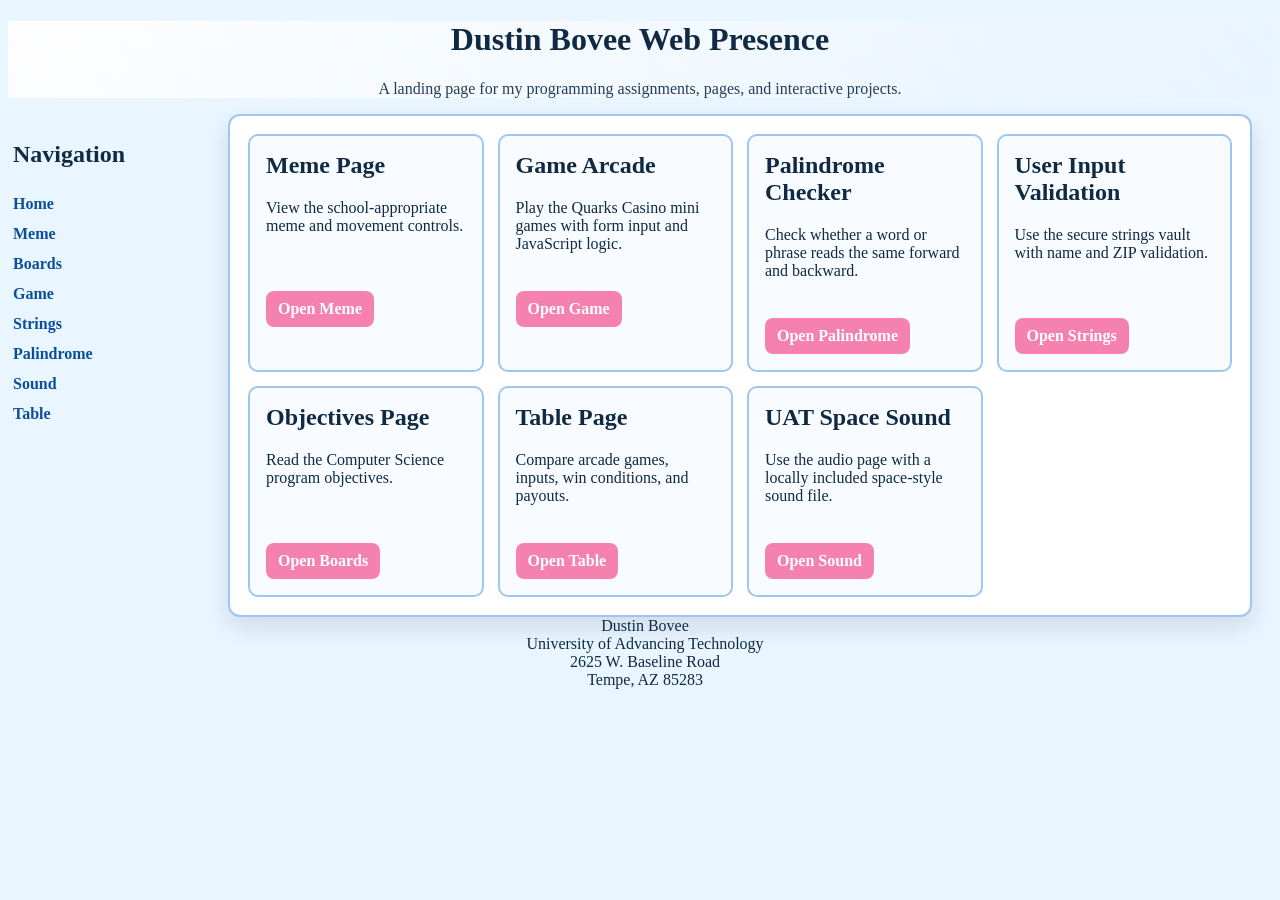
<file: index.html>
<!-- Name: Dustin Bovee | Date: March 4, 2026 -->
<!DOCTYPE html>
<!-- Open the root html element for the landing page. -->
<html lang="en">
<!-- Open the head section. -->
<head>
    <!-- Define character encoding. -->
    <meta charset="UTF-8">
    <!-- Make layout responsive on mobile devices. -->
    <meta name="viewport" content="width=device-width, initial-scale=1.0">
    <!-- Set the page title text. -->
    <title>Dustin Bovee Web Presence</title>
    <!-- Link to external stylesheet. -->
    <link rel="stylesheet" href="main.css">
<!-- Close the head section. -->
</head>
<!-- Open the body section. -->
<body class="index-page landing-page">
    <!-- Open header section around the h1 tag. -->
    <header>
        <!-- Add the main landing page heading. -->
        <h1>Dustin Bovee Web Presence</h1>
        <!-- Add a short description for the site. -->
        <p class="subtitle">A landing page for my programming assignments, pages, and interactive projects.</p>
    <!-- Close header section. -->
    </header>
    <!-- Open navigation section. -->
    <nav>
        <!-- Add navigation heading. -->
        <h2>Navigation</h2>
        <!-- Link to Home landing page. -->
        <a href="./index.html">Home</a><br>
        <!-- Link to Meme page. -->
        <a href="./meme.html">Meme</a><br>
        <!-- Link to Boards page. -->
        <a href="./boards.html">Boards</a><br>
        <!-- Link to Games page. -->
        <a href="./game.html">Game</a><br>
        <!-- Link to Strings page. -->
        <a href="./strings.html">Strings</a><br>
        <!-- Link to Palindrome page. -->
        <a href="./palindrome.html">Palindrome</a><br>
        <!-- Link to Sound page. -->
        <a href="./sound.html">Sound</a><br>
        <!-- Link to Table page. -->
        <a href="./table.html">Table</a><br>
    <!-- Close navigation section. -->
    </nav>
    <!-- Open the landing page content card. -->
    <main class="card landing-grid">
        <!-- Open the meme page link card. -->
        <section class="landing-item">
            <!-- Add the meme page title. -->
            <h2>Meme Page</h2>
            <!-- Add the meme page description. -->
            <p>View the school-appropriate meme and movement controls.</p>
            <!-- Add the meme page link. -->
            <a href="./meme.html">Open Meme</a>
        <!-- Close the meme page link card. -->
        </section>
        <!-- Open the game page link card. -->
        <section class="landing-item">
            <!-- Add the game page title. -->
            <h2>Game Arcade</h2>
            <!-- Add the game page description. -->
            <p>Play the Quarks Casino mini games with form input and JavaScript logic.</p>
            <!-- Add the game page link. -->
            <a href="./game.html">Open Game</a>
        <!-- Close the game page link card. -->
        </section>
        <!-- Open the palindrome page link card. -->
        <section class="landing-item">
            <!-- Add the palindrome page title. -->
            <h2>Palindrome Checker</h2>
            <!-- Add the palindrome page description. -->
            <p>Check whether a word or phrase reads the same forward and backward.</p>
            <!-- Add the palindrome page link. -->
            <a href="./palindrome.html">Open Palindrome</a>
        <!-- Close the palindrome page link card. -->
        </section>
        <!-- Open the strings page link card. -->
        <section class="landing-item">
            <!-- Add the strings page title. -->
            <h2>User Input Validation</h2>
            <!-- Add the strings page description. -->
            <p>Use the secure strings vault with name and ZIP validation.</p>
            <!-- Add the strings page link. -->
            <a href="./strings.html">Open Strings</a>
        <!-- Close the strings page link card. -->
        </section>
        <!-- Open the boards page link card. -->
        <section class="landing-item">
            <!-- Add the boards page title. -->
            <h2>Objectives Page</h2>
            <!-- Add the boards page description. -->
            <p>Read the Computer Science program objectives.</p>
            <!-- Add the boards page link. -->
            <a href="./boards.html">Open Boards</a>
        <!-- Close the boards page link card. -->
        </section>
        <!-- Open the table page link card. -->
        <section class="landing-item">
            <!-- Add the table page title. -->
            <h2>Table Page</h2>
            <!-- Add the table page description. -->
            <p>Compare arcade games, inputs, win conditions, and payouts.</p>
            <!-- Add the table page link. -->
            <a href="./table.html">Open Table</a>
        <!-- Close the table page link card. -->
        </section>
        <!-- Open the sound page link card. -->
        <section class="landing-item">
            <!-- Add the sound page title. -->
            <h2>UAT Space Sound</h2>
            <!-- Add the sound page description. -->
            <p>Use the audio page with a locally included space-style sound file.</p>
            <!-- Add the sound page link. -->
            <a href="./sound.html">Open Sound</a>
        <!-- Close the sound page link card. -->
        </section>
    <!-- Close the landing page content card. -->
    </main>
    <!-- Open footer section. -->
    <footer>
        <!-- Add student name line. -->
        Dustin Bovee<br>
        <!-- Add school name line. -->
        University of Advancing Technology<br>
        <!-- Add school street address line. -->
        2625 W. Baseline Road<br>
        <!-- Add school city, state, and ZIP line. -->
        Tempe, AZ 85283<br>
    <!-- Close footer section. -->
    </footer>
<!-- Close the body section. -->
</body>
<!-- Close the html document. -->
</html>
</file>
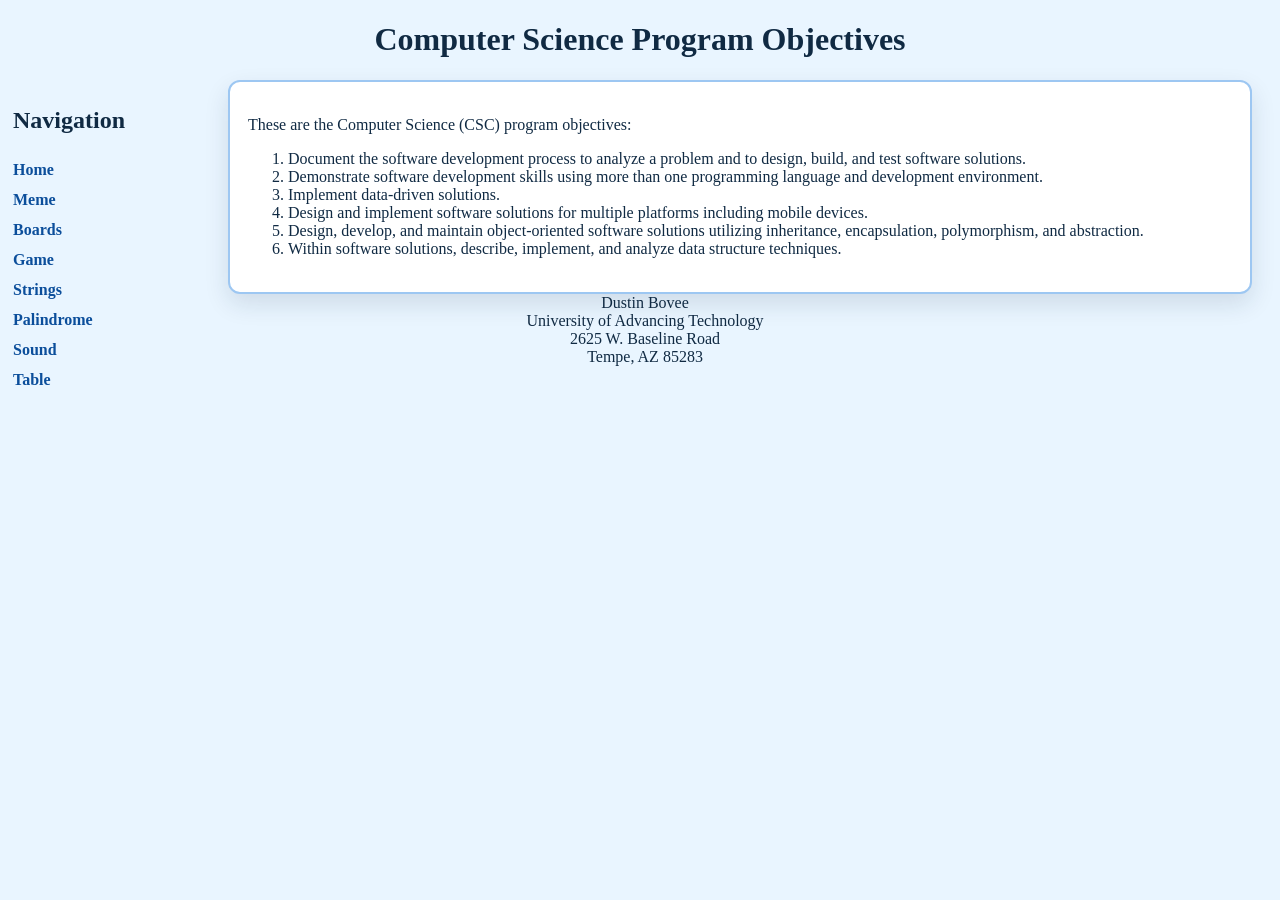
<file: boards.html>
<!-- Name: Dustin Bovee | Date: March 4, 2026 -->
<!DOCTYPE html>
<!-- Open the root html element -->
<html lang="en">
<!-- Open the head section -->
<head>
    <!-- Define character encoding -->
    <meta charset="UTF-8">
    <!-- Make layout responsive on mobile devices -->
    <meta name="viewport" content="width=device-width, initial-scale=1.0">
    <!-- Set the page title text -->
    <title>Boards - Computer Science Program Objectives</title>
    <!-- Link to external stylesheet -->
    <link rel="stylesheet" href="main.css">
    <!-- Close the head section -->
</head>
<!-- Open the body section -->
<body class="boards-page">



    <!-- Open header section around the h1 tag -->
    <header>
        <!-- Add the main page header text -->
        <h1>Computer Science Program Objectives</h1>
    </header>
    <!-- Open navigation section -->
 <nav>
        <!-- Add navigation heading -->
        <h2>Navigation</h2>
        <!-- Link to Home page -->
        <a href="./index.html">Home</a><br>
        <!-- Link to Meme page -->
        <a href="./meme.html">Meme</a><br>
        <!-- Link to Boards page -->
        <a href="./boards.html">Boards</a><br>
        <!-- Link to Games page -->
        <a href="./game.html">Game</a><br>
          <!-- Link to Strings page -->
        <a href="./strings.html">Strings</a><br>
          <!-- Link to Palindrome page -->
        <a href="./palindrome.html">Palindrome</a><br>
          <!-- Link to Sound page -->
        <a href="./sound.html">Sound</a><br>
          <!-- Link to Table page -->
        <a href="./table.html">Table</a><br>
    </nav>



    <!-- Open a wrapper section for content styling -->
    <section class="card">
        <!-- Add intro paragraph text -->
        <p>
            These are the Computer Science (CSC) program objectives:
        </p>
        <!-- Open ordered list for program objectives -->
        <ol>
            <!-- Program objective 1 -->
            <li>Document the software development process to analyze a problem and to design, build, and test software solutions.</li>
            <!-- Program objective 2 -->
            <li>Demonstrate software development skills using more than one programming language and development environment.</li>
            <!-- Program objective 3 -->
            <li>Implement data-driven solutions.</li>
            <!-- Program objective 4 -->
            <li>Design and implement software solutions for multiple platforms including mobile devices.</li>
            <!-- Program objective 5 -->
            <li>Design, develop, and maintain object-oriented software solutions utilizing inheritance, encapsulation, polymorphism, and abstraction.</li>
            <!-- Program objective 6 -->
            <li>Within software solutions, describe, implement, and analyze data structure techniques.</li>
        </ol>
    </section>



    <!-- Open footer section -->
    <footer>
        <!-- Add student name line -->
        Dustin Bovee<br>
        <!-- Add school name line -->
        University of Advancing Technology<br>
        <!-- Add school street address line -->
        2625 W. Baseline Road<br>
        <!-- Add school city, state, and ZIP line -->
        Tempe, AZ 85283<br>
    </footer>



    <!-- Close the body section -->
</body>
<!-- Close the html document -->
</html>
</file>
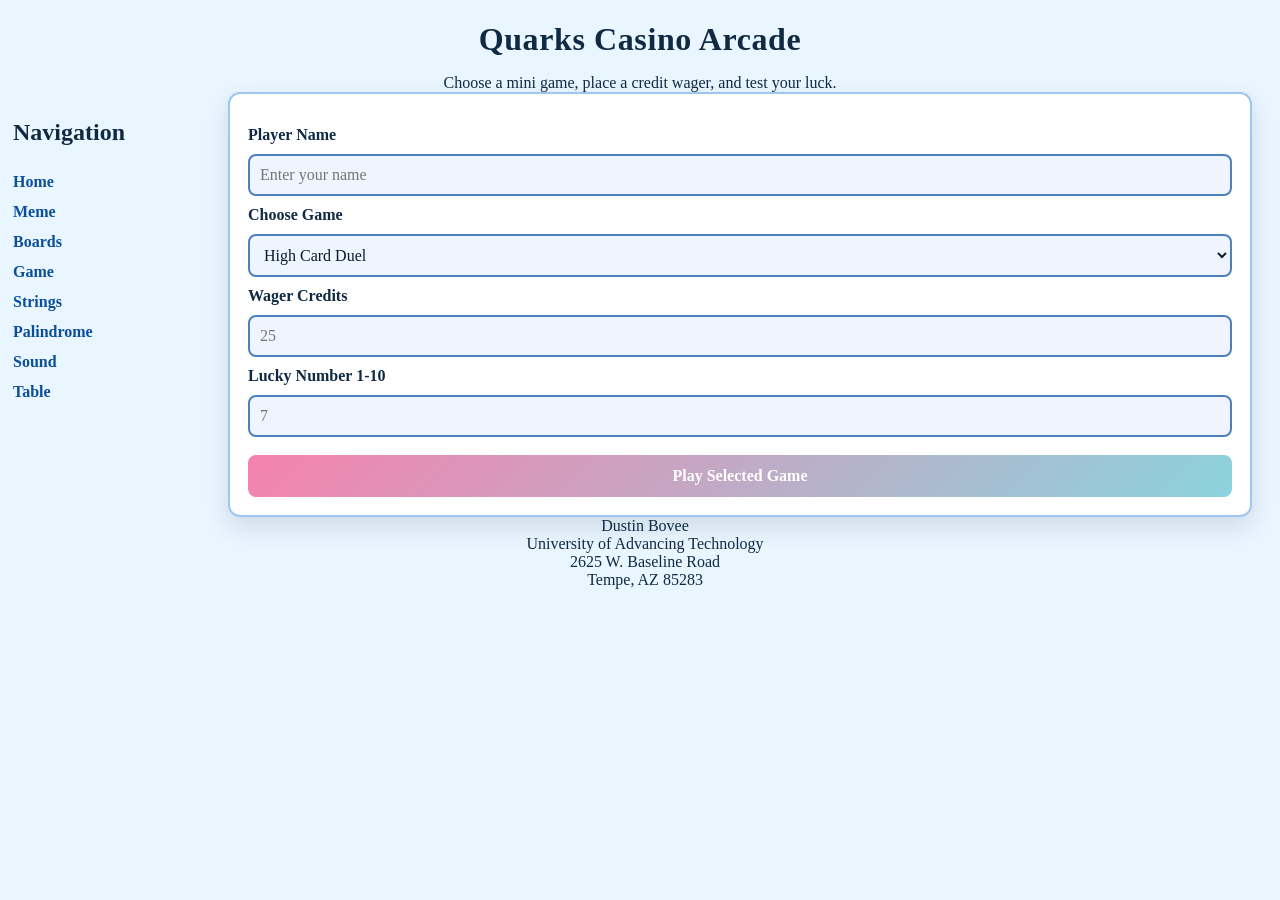
<file: game.html>
<!-- Name: Dustin Bovee | Date: March 4, 2026 -->
<!DOCTYPE html>
<!-- Open the root html element. -->
<html lang="en">
<!-- Open the head section. -->
<head>
    <!-- Set character encoding. -->
    <meta charset="UTF-8">
    <!-- Make the page responsive on mobile devices. -->
    <meta name="viewport" content="width=device-width, initial-scale=1.0">
    <!-- Set the page title shown in the browser tab. -->
    <title>Quarks Casino Arcade</title>
    <!-- Link the required shared stylesheet for this project. -->
    <link rel="stylesheet" href="main.css">
<!-- Close the head section. -->
</head>
<!-- Open the body section and add a page class for casino styling. -->
<body class="index-page game-page">
    <!-- Open the page header section. -->
    <header class="casino-header">
        <!-- Main game page heading. -->
        <h1>Quarks Casino Arcade</h1>
        <!-- Short description for the arcade page. -->
        <p>Choose a mini game, place a credit wager, and test your luck.</p>
    <!-- Close the page header section. -->
    </header>

    <!-- Open the navigation menu. -->
    <nav>
        <!-- Add navigation heading. -->
        <h2>Navigation</h2>
        <!-- Link to Home page. -->
        <a href="./index.html">Home</a><br>
        <!-- Link to Meme page. -->
        <a href="./meme.html">Meme</a><br>
        <!-- Link to Boards page. -->
        <a href="./boards.html">Boards</a><br>
        <!-- Link to Games page. -->
        <a href="./game.html">Game</a><br>
        <!-- Link to Strings page. -->
        <a href="./strings.html">Strings</a><br>
        <!-- Link to Palindrome page. -->
        <a href="./palindrome.html">Palindrome</a><br>
        <!-- Link to Sound page. -->
        <a href="./sound.html">Sound</a><br>
        <!-- Link to Table page. -->
        <a href="./table.html">Table</a><br>
    <!-- Close the navigation menu. -->
    </nav>

    <!-- Open the main arcade card. -->
    <main class="card casino-card">
        <!-- Open the form for all game user input. -->
        <form id="casinoForm" class="casino-form" action="#gameOutput">
            <!-- Label for the player name input. -->
            <label for="playerName">Player Name</label>
            <!-- Input for player name used in game output. -->
            <input id="playerName" type="text" placeholder="Enter your name" maxlength="30">

            <!-- Label for the game selection menu. -->
            <label for="gameChoice">Choose Game</label>
            <!-- Select menu for choosing which mini game to play. -->
            <select id="gameChoice">
                <!-- Option for the original high card game. -->
                <option value="high-card">High Card Duel</option>
                <!-- Option for the dice race game. -->
                <option value="dice-race">Dice Race</option>
                <!-- Option for the lucky number game. -->
                <option value="lucky-number">Lucky Number Hunt</option>
                <!-- Option for the coin flip game. -->
                <option value="coin-flip">Coin Flip Clash</option>
                <!-- Option for the slot machine game. -->
                <option value="slot-sprint">Slot Sprint</option>
            <!-- Close the game selection menu. -->
            </select>

            <!-- Label for the wager amount input. -->
            <label for="wagerAmount">Wager Credits</label>
            <!-- Numeric input for wager used by the game functions. -->
            <input id="wagerAmount" type="number" placeholder="25" min="1" step="1">

            <!-- Label for the lucky number input. -->
            <label for="luckyNumber">Lucky Number 1-10</label>
            <!-- Numeric input used by the lucky number game. -->
            <input id="luckyNumber" type="number" placeholder="7" min="1" max="10" step="1">

            <!-- Submit button that starts the selected game. -->
            <button type="submit">Play Selected Game</button>
        <!-- Close the game form. -->
        </form>

        <!-- Section where user validation messages are written with innerHTML. -->
        <section id="validationOutput" class="output validation-box"></section>
        <!-- Section where game details are written with innerHTML. -->
        <section id="rollOutput" class="output"></section>
        <!-- Section where win, lose, or push result is written with innerHTML. -->
        <section id="gameOutput" class="output"></section>
        <!-- Section where session history is written with innerHTML. -->
        <section id="historyOutput" class="output history-output"></section>
    <!-- Close the main arcade card. -->
    </main>

    <!-- Open footer section. -->
    <footer>
        <!-- Add student name line. -->
        Dustin Bovee<br>
        <!-- Add school name line. -->
        University of Advancing Technology<br>
        <!-- Add school street address line. -->
        2625 W. Baseline Road<br>
        <!-- Add school city, state, and ZIP line. -->
        Tempe, AZ 85283<br>
    <!-- Close footer section. -->
    </footer>

    <!-- Link the external JavaScript file that contains game functions. -->
    <script src="code.js"></script>
<!-- Close the body section. -->
</body>
<!-- Close the html document. -->
</html>
</file>
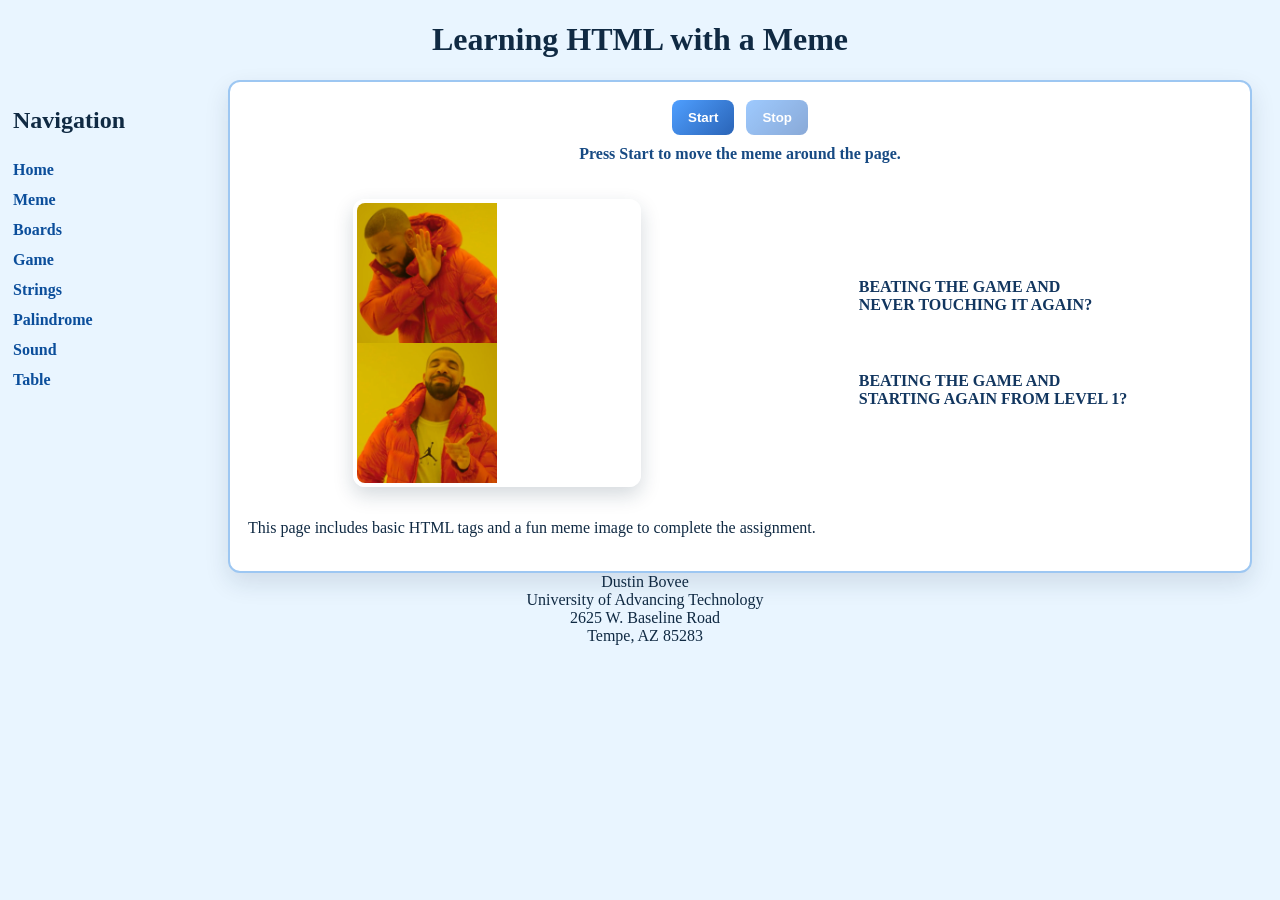
<file: meme.html>
<!-- Name: Dustin Bovee | Date: March 4, 2026 -->
<!DOCTYPE html>
<!-- Open the root html element. -->
<html lang="en">
<!-- Open the head section. -->
<head>
    <!-- Define character encoding. -->
    <meta charset="UTF-8">
    <!-- Make layout responsive on mobile devices. -->
    <meta name="viewport" content="width=device-width, initial-scale=1.0">
    <!-- Set the page title text. -->
    <title>Meme Movement Page</title>
    <!-- Link to external stylesheet. -->
    <link rel="stylesheet" href="main.css">
<!-- Close the head section. -->
</head>
<!-- Open the body section. -->
<body class="index-page meme-page">
    <!-- Open header section around the h1 tag. -->
    <header>
        <!-- Add the main page header text. -->
        <h1>Learning HTML with a Meme</h1>
    <!-- Close header section. -->
    </header>
    <!-- Open navigation section. -->
    <nav>
        <!-- Add navigation heading. -->
        <h2>Navigation</h2>
        <!-- Link to Home landing page. -->
        <a href="./index.html">Home</a><br>
        <!-- Link to Meme page. -->
        <a href="./meme.html">Meme</a><br>
        <!-- Link to Boards page. -->
        <a href="./boards.html">Boards</a><br>
        <!-- Link to Games page. -->
        <a href="./game.html">Game</a><br>
        <!-- Link to Strings page. -->
        <a href="./strings.html">Strings</a><br>
        <!-- Link to Palindrome page. -->
        <a href="./palindrome.html">Palindrome</a><br>
        <!-- Link to Sound page. -->
        <a href="./sound.html">Sound</a><br>
        <!-- Link to Table page. -->
        <a href="./table.html">Table</a><br>
    <!-- Close navigation section. -->
    </nav>
    <!-- Open a wrapper section for content styling. -->
    <section class="card">
        <!-- Add control panel section for event-driven meme controls. -->
        <section class="meme-controls">
            <!-- Start button is connected from the external JavaScript file. -->
            <button id="startButton" type="button">Start</button>
            <!-- Stop button is connected from the external JavaScript file. -->
            <button id="stopButton" type="button" disabled>Stop</button>
        <!-- Close control panel section. -->
        </section>
        <!-- Status message output area for movement events. -->
        <p id="memeStatus" class="meme-status"></p>
        <!-- Open the meme display container. -->
        <div class="meme-cont">
            <!-- Add meme image between opening and closing paragraph tags. -->
            <img id="memeImage" class="meme-image" src="school-meme.jpg" alt="School-appropriate coding meme">
            <!-- Open the meme text container. -->
            <div class="meme-p-cont">
                <!-- Add the first meme text line. -->
                <p>BEATING THE GAME AND <br>NEVER TOUCHING IT AGAIN?</p>
                <!-- Add the second meme text line. -->
                <p>BEATING THE GAME AND <br>STARTING AGAIN FROM LEVEL 1?</p>
            <!-- Close the meme text container. -->
            </div>
        <!-- Close the meme display container. -->
        </div>
        <!-- Open and close another paragraph for description text. -->
        <p>This page includes basic HTML tags and a fun meme image to complete the assignment.</p>
    <!-- Close the wrapper section. -->
    </section>
    <!-- Open footer section. -->
    <footer>
        <!-- Add student name line. -->
        Dustin Bovee<br>
        <!-- Add school name line. -->
        University of Advancing Technology<br>
        <!-- Add school street address line. -->
        2625 W. Baseline Road<br>
        <!-- Add school city, state, and ZIP line. -->
        Tempe, AZ 85283<br>
    <!-- Close footer section. -->
    </footer>
    <!-- Link external JavaScript for Start and Stop meme movement. -->
    <script src="index.js"></script>
<!-- Close the body section. -->
</body>
<!-- Close the html document. -->
</html>
</file>
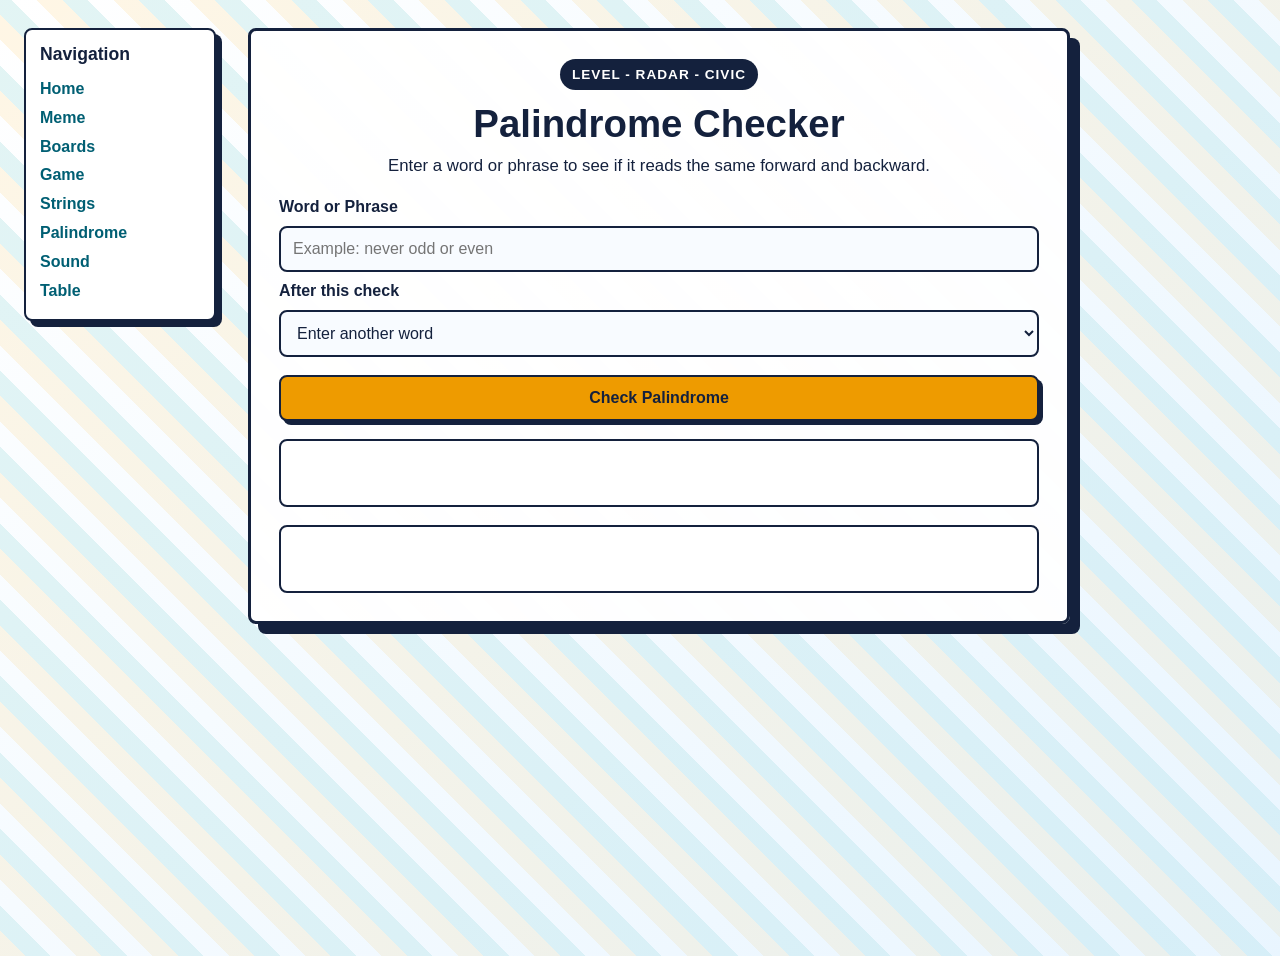
<file: palindrome.html>
<!-- Name: Dustin Bovee -->
<!DOCTYPE html>
<!-- Open the root html element for the palindrome page. -->
<html lang="en">
<!-- Open the head section for page setup information. -->
<head>
    <!-- Set the character encoding for the page. -->
    <meta charset="UTF-8">
    <!-- Make the layout scale correctly on phones and tablets. -->
    <meta name="viewport" content="width=device-width, initial-scale=1.0">
    <!-- Set the browser tab title. -->
    <title>Palindrome Checker</title>
    <!-- Link the external CSS file for this palindrome page. -->
    <link rel="stylesheet" href="palindrome.css">
<!-- Close the head section. -->
</head>
<!-- Open the visible body of the webpage. -->
<body class="palindrome-page">
    <!-- Open the fixed navigation menu. -->
    <nav>
        <!-- Add the navigation heading. -->
        <h2>Navigation</h2>
        <!-- Link to the home page. -->
        <a href="./index.html">Home</a><br>
        <!-- Link to the meme page. -->
        <a href="./meme.html">Meme</a><br>
        <!-- Link to the boards page. -->
        <a href="./boards.html">Boards</a><br>
        <!-- Link to the game page. -->
        <a href="./game.html">Game</a><br>
        <!-- Link to the strings page. -->
        <a href="./strings.html">Strings</a><br>
        <!-- Link to the palindrome checker page. -->
        <a href="./palindrome.html">Palindrome</a><br>
        <!-- Link to the sound lab page. -->
        <a href="./sound.html">Sound</a><br>
        <!-- Link to the table assignment page. -->
        <a href="./table.html">Table</a><br>
    <!-- Close the navigation menu. -->
    </nav>

    <!-- Open the main content area for the checker. -->
    <main class="palindrome-shell">
        <!-- Open the page header area. -->
        <header class="page-header">
            <!-- Add a decorative mirrored text badge. -->
            <p class="mirror-badge">LEVEL - RADAR - CIVIC</p>
            <!-- Add the main page heading. -->
            <h1>Palindrome Checker</h1>
            <!-- Add a short instruction prompt for the user. -->
            <p class="tagline">Enter a word or phrase to see if it reads the same forward and backward.</p>
        <!-- Close the page header area. -->
        </header>

        <!-- Open the form used for every piece of user input. -->
        <form id="palindromeForm" class="palindrome-form" action="#messageOutput">
            <!-- Add the label for the phrase input field. -->
            <label for="phraseInput">Word or Phrase</label>
            <!-- Add the text input where the user types a word or phrase. -->
            <input id="phraseInput" type="text" placeholder="Example: never odd or even" maxlength="80">

            <!-- Add the label for the user's next action. -->
            <label for="nextChoice">After this check</label>
            <!-- Add a select menu so the user can keep going or finish. -->
            <select id="nextChoice">
                <!-- Add the option to keep the input loop running. -->
                <option value="again">Enter another word</option>
                <!-- Add the option to end the input loop. -->
                <option value="done">I am done</option>
            <!-- Close the select menu. -->
            </select>

            <!-- Add the submit button for the form. -->
            <button id="checkButton" type="submit">Check Palindrome</button>
        <!-- Close the form. -->
        </form>

        <!-- Add an output area for validation and palindrome messages using innerHTML. -->
        <section id="messageOutput" class="message-box"></section>
        <!-- Add an output area for the list of checked phrases using innerHTML. -->
        <section id="historyOutput" class="history-box"></section>
    <!-- Close the main content area. -->
    </main>

    <!-- Link the external JavaScript file for palindrome logic. -->
    <script src="palindrome.js"></script>
<!-- Close the visible body of the webpage. -->
</body>
<!-- Close the html document. -->
</html>
</file>
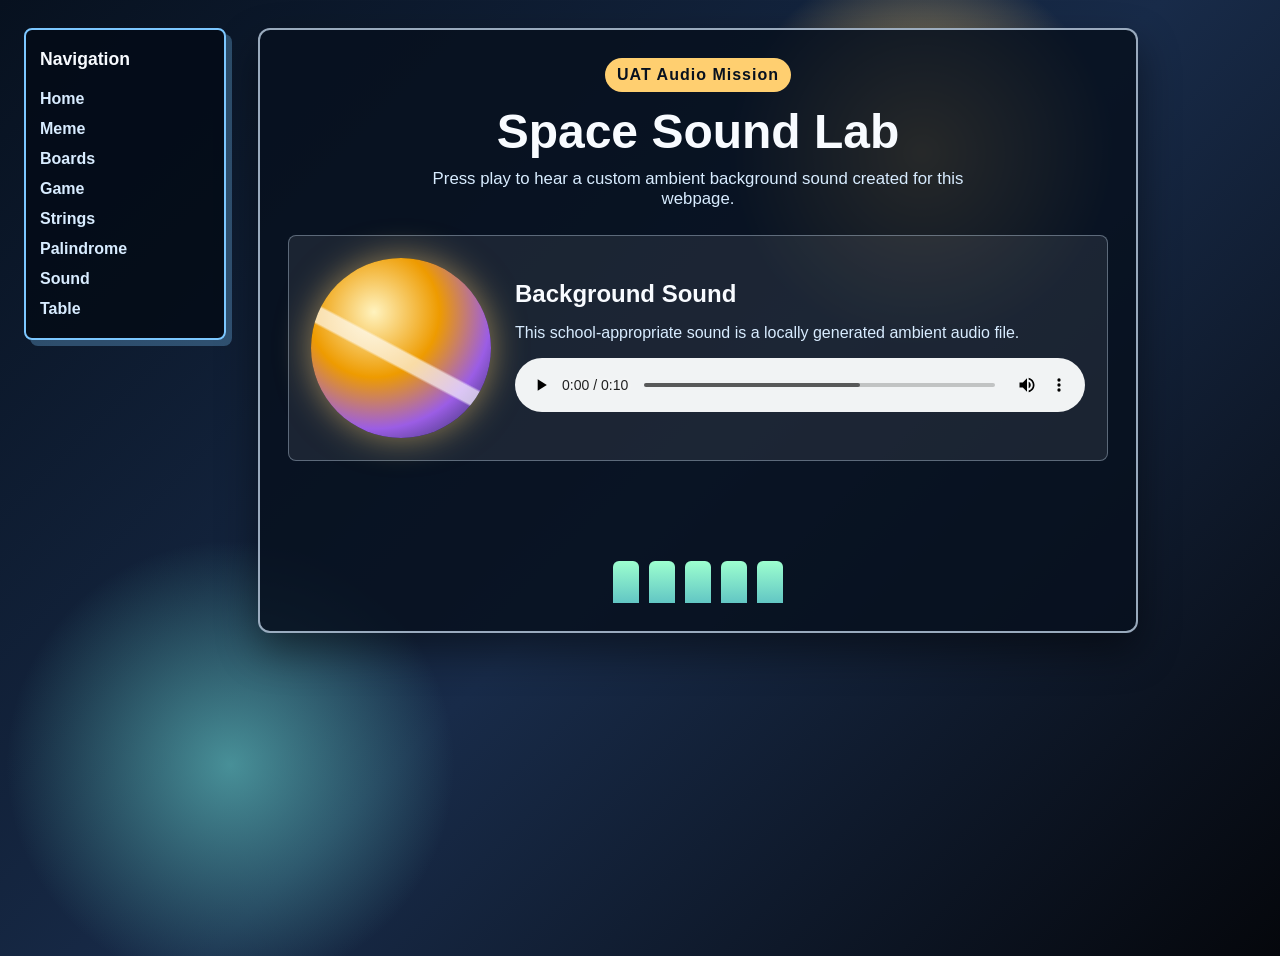
<file: sound.html>
<!-- Name: Dustin Bovee -->
<!DOCTYPE html>
<!-- Open the root html element for the sound page. -->
<html lang="en">
<!-- Open the head section for setup information. -->
<head>
    <!-- Set the character encoding for this page. -->
    <meta charset="UTF-8">
    <!-- Make the layout work well on mobile screens. -->
    <meta name="viewport" content="width=device-width, initial-scale=1.0">
    <!-- Set the title shown in the browser tab. -->
    <title>Space Sound Lab</title>
    <!-- Link the external stylesheet for this sound assignment. -->
    <link rel="stylesheet" href="sound.css">
<!-- Close the head section. -->
</head>
<!-- Open the visible page body. -->
<body class="sound-page">
    <!-- Open the navigation menu. -->
    <nav>
        <!-- Add the navigation heading. -->
        <h2>Navigation</h2>
        <!-- Link to the home page. -->
        <a href="./index.html">Home</a><br>
        <!-- Link to the meme page. -->
        <a href="./meme.html">Meme</a><br>
        <!-- Link to the boards page. -->
        <a href="./boards.html">Boards</a><br>
        <!-- Link to the game page. -->
        <a href="./game.html">Game</a><br>
        <!-- Link to the strings page. -->
        <a href="./strings.html">Strings</a><br>
        <!-- Link to the palindrome checker page. -->
        <a href="./palindrome.html">Palindrome</a><br>
        <!-- Link to the sound lab page. -->
        <a href="./sound.html">Sound</a><br>
        <!-- Link to the table assignment page. -->
        <a href="./table.html">Table</a><br>
    <!-- Close the navigation menu. -->
    </nav>

    <!-- Open the main sound experience container. -->
    <main class="sound-shell">
        <!-- Open the page header area. -->
        <header>
            <!-- Add a small label for the page theme. -->
            <p class="mission-label">UAT Audio Mission</p>
            <!-- Add the main page heading. -->
            <h1>Space Sound Lab</h1>
            <!-- Add the short user instruction text. -->
            <p class="tagline">Press play to hear a custom ambient background sound created for this webpage.</p>
        <!-- Close the page header area. -->
        </header>

        <!-- Open the visual audio panel. -->
        <section class="audio-panel">
            <!-- Add a decorative planet image using CSS styling. -->
            <div class="planet-art"></div>
            <!-- Open the audio content area. -->
            <div class="audio-content">
                <!-- Add the heading for the audio player. -->
                <h2>Background Sound</h2>
                <!-- Add the paragraph describing the sound source. -->
                <p>This school-appropriate sound is a locally generated ambient audio file.</p>
                <!-- Add the HTML audio control with looping playback. -->
                <audio controls loop>
                    <!-- Add the local sound file source. -->
                    <source src="space-ambient.wav" type="audio/wav">
                    <!-- Add fallback text for browsers that do not support audio. -->
                    Your browser does not support the audio element.
                <!-- Close the audio control. -->
                </audio>
            <!-- Close the audio content area. -->
            </div>
        <!-- Close the visual audio panel. -->
        </section>

        <!-- Open the equalizer decoration area. -->
        <section class="equalizer" aria-label="Animated sound bars">
            <!-- Add the first animated sound bar. -->
            <span></span>
            <!-- Add the second animated sound bar. -->
            <span></span>
            <!-- Add the third animated sound bar. -->
            <span></span>
            <!-- Add the fourth animated sound bar. -->
            <span></span>
            <!-- Add the fifth animated sound bar. -->
            <span></span>
        <!-- Close the equalizer decoration area. -->
        </section>
    <!-- Close the main sound experience container. -->
    </main>
<!-- Close the visible page body. -->
</body>
<!-- Close the html document. -->
</html>
</file>
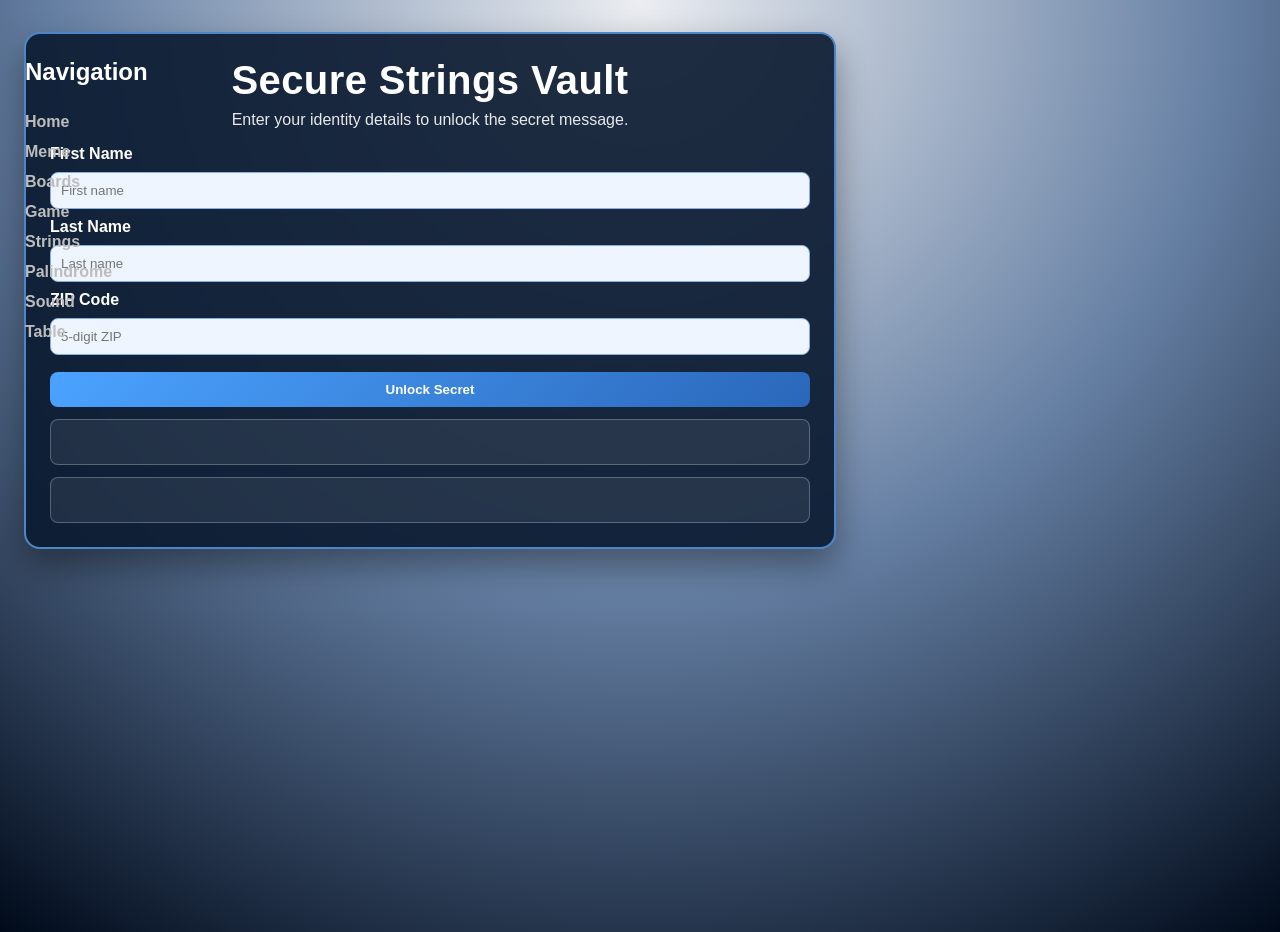
<file: strings.html>
<!-- Name: Dustin Bovee -->
<!DOCTYPE html>
<!-- Open the root html tag -->
<html lang="en">
<!-- Open the head section -->
<head>
    <!-- Define UTF-8 character encoding -->
    <meta charset="UTF-8">
    <!-- Make layout responsive on mobile devices -->
    <meta name="viewport" content="width=device-width, initial-scale=1.0">
    <!-- Set the page title in the browser tab -->
    <title>Secure Strings Vault</title>
    <!-- Link the custom stylesheet for this page -->
    <link rel="stylesheet" href="strings.css">
<!-- Close the head section -->
</head>
<!-- Open the body section -->
<body class="index-page">
    <!-- Open left-side navigation links -->
    <nav>
        <!-- Add navigation heading -->
        <h2>Navigation</h2>
        <!-- Link to Home page -->
        <a href="./index.html">Home</a><br>
        <!-- Link to Meme page -->
        <a href="./meme.html">Meme</a><br>
        <!-- Link to Boards page -->
        <a href="./boards.html">Boards</a><br>
        <!-- Link to Games page -->
        <a href="./game.html">Game</a><br>
        <!-- Link to Strings page -->
        <a href="./strings.html">Strings</a><br>
        <!-- Link to Palindrome page -->
        <a href="./palindrome.html">Palindrome</a><br>
        <!-- Link to Sound page -->
        <a href="./sound.html">Sound</a><br>
        <!-- Link to Table page -->
        <a href="./table.html">Table</a><br>
    </nav>

    <!-- Open the main container for centered content -->
    <main class="vault-shell">
        <!-- Open the page header section -->
        <header>
            <!-- Main heading for the page -->
            <h1>Secure Strings Vault</h1>
            <!-- Support text explaining what the form does -->
            <p class="tagline">Enter your identity details to unlock the secret message.</p>
        <!-- Close the page header section -->
        </header>

        <!-- Open one form that contains all user inputs and one submit button -->
        <form id="secretForm" class="vault-form" action="#validationOutput">
            <!-- Label for first name input -->
            <label for="firstName">First Name</label>
            <!-- First name text input -->
            <input id="firstName" type="text" placeholder="First name" maxlength="20">

            <!-- Label for last name input -->
            <label for="lastName">Last Name</label>
            <!-- Last name text input -->
            <input id="lastName" type="text" placeholder="Last name" maxlength="20">

            <!-- Label for ZIP code input -->
            <label for="zipCode">ZIP Code</label>
            <!-- ZIP code text input limited to 5 characters -->
            <input id="zipCode" type="text" placeholder="5-digit ZIP" maxlength="5">

            <!-- Submit button for validating all inputs at once -->
            <button type="submit">Unlock Secret</button>
        <!-- Close the form section -->
        </form>

        <!-- Output area used for validation messages via innerHTML -->
        <section id="validationOutput" class="message-box"></section>
        <!-- Scrolling banner shown after a successful unlock -->
        <section id="unlockBanner" class="unlock-banner">
            <!-- Moving text track for the banner message -->
            <p class="banner-track">SECRET MESSAGE UNLOCKED • SECRET MESSAGE UNLOCKED • SECRET MESSAGE UNLOCKED •</p>
        </section>
        <!-- Output area used for the unlocked secret message via innerHTML -->
        <section id="secretOutput" class="secret-box"></section>
    <!-- Close the main container -->
    </main>
  

    <!-- Link the external JavaScript file for validation logic -->
    <script src="strings.js"></script>
<!-- Close the body section -->
</body>
<!-- Close the html document -->
</html>
</file>
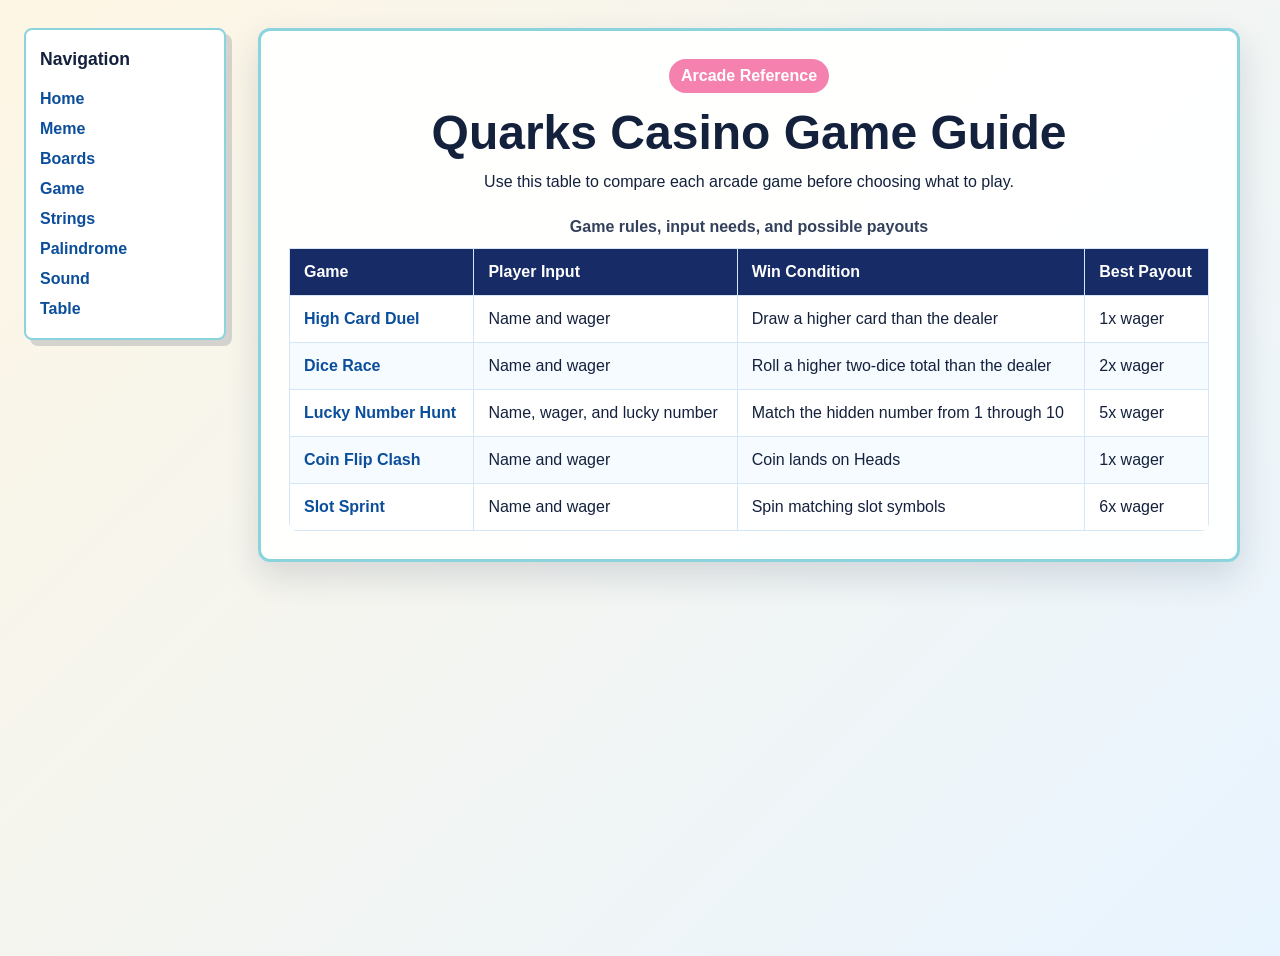
<file: table.html>
<!-- Name: Dustin Bovee -->
<!DOCTYPE html>
<!-- Open the root html element for the table assignment page. -->
<html lang="en">
<!-- Open the head section for setup information. -->
<head>
    <!-- Set the page character encoding. -->
    <meta charset="UTF-8">
    <!-- Make the layout responsive on mobile devices. -->
    <meta name="viewport" content="width=device-width, initial-scale=1.0">
    <!-- Set the browser tab title. -->
    <title>Quarks Casino Game Table</title>
    <!-- Link the external stylesheet for this table page. -->
    <link rel="stylesheet" href="table.css">
<!-- Close the head section. -->
</head>
<!-- Open the visible page body. -->
<body class="table-page">
    <!-- Open the navigation menu. -->
    <nav>
        <!-- Add the navigation heading. -->
        <h2>Navigation</h2>
        <!-- Link to the home page. -->
        <a href="./index.html">Home</a><br>
        <!-- Link to the meme page. -->
        <a href="./meme.html">Meme</a><br>
        <!-- Link to the boards page. -->
        <a href="./boards.html">Boards</a><br>
        <!-- Link to the game page. -->
        <a href="./game.html">Game</a><br>
        <!-- Link to the strings page. -->
        <a href="./strings.html">Strings</a><br>
        <!-- Link to the palindrome checker page. -->
        <a href="./palindrome.html">Palindrome</a><br>
        <!-- Link to the sound lab page. -->
        <a href="./sound.html">Sound</a><br>
        <!-- Link to the table assignment page. -->
        <a href="./table.html">Table</a><br>
    <!-- Close the navigation menu. -->
    </nav>

    <!-- Open the main content container. -->
    <main class="table-shell">
        <!-- Open the page header area. -->
        <header>
            <!-- Add a small label above the page title. -->
            <p class="table-label">Arcade Reference</p>
            <!-- Add the main heading for the page. -->
            <h1>Quarks Casino Game Guide</h1>
            <!-- Add a short description for the useful table data. -->
            <p class="tagline">Use this table to compare each arcade game before choosing what to play.</p>
        <!-- Close the page header area. -->
        </header>

        <!-- Open a wrapper so the table scrolls nicely on small screens. -->
        <section class="table-wrapper">
            <!-- Open the useful casino game comparison table. -->
            <table>
                <!-- Add the table caption. -->
                <caption>Game rules, input needs, and possible payouts</caption>
                <!-- Open the table header group. -->
                <thead>
                    <!-- Open the header row. -->
                    <tr>
                        <!-- Add the game name header. -->
                        <th scope="col">Game</th>
                        <!-- Add the player input header. -->
                        <th scope="col">Player Input</th>
                        <!-- Add the win condition header. -->
                        <th scope="col">Win Condition</th>
                        <!-- Add the payout header. -->
                        <th scope="col">Best Payout</th>
                    <!-- Close the header row. -->
                    </tr>
                <!-- Close the table header group. -->
                </thead>
                <!-- Open the table body group. -->
                <tbody>
                    <!-- Open the High Card Duel data row. -->
                    <tr>
                        <!-- Add the High Card Duel game name. -->
                        <td>High Card Duel</td>
                        <!-- Add the High Card Duel player input. -->
                        <td>Name and wager</td>
                        <!-- Add the High Card Duel win condition. -->
                        <td>Draw a higher card than the dealer</td>
                        <!-- Add the High Card Duel payout. -->
                        <td>1x wager</td>
                    <!-- Close the High Card Duel row. -->
                    </tr>
                    <!-- Open the Dice Race data row. -->
                    <tr>
                        <!-- Add the Dice Race game name. -->
                        <td>Dice Race</td>
                        <!-- Add the Dice Race player input. -->
                        <td>Name and wager</td>
                        <!-- Add the Dice Race win condition. -->
                        <td>Roll a higher two-dice total than the dealer</td>
                        <!-- Add the Dice Race payout. -->
                        <td>2x wager</td>
                    <!-- Close the Dice Race row. -->
                    </tr>
                    <!-- Open the Lucky Number Hunt data row. -->
                    <tr>
                        <!-- Add the Lucky Number Hunt game name. -->
                        <td>Lucky Number Hunt</td>
                        <!-- Add the Lucky Number Hunt player input. -->
                        <td>Name, wager, and lucky number</td>
                        <!-- Add the Lucky Number Hunt win condition. -->
                        <td>Match the hidden number from 1 through 10</td>
                        <!-- Add the Lucky Number Hunt payout. -->
                        <td>5x wager</td>
                    <!-- Close the Lucky Number Hunt row. -->
                    </tr>
                    <!-- Open the Coin Flip Clash data row. -->
                    <tr>
                        <!-- Add the Coin Flip Clash game name. -->
                        <td>Coin Flip Clash</td>
                        <!-- Add the Coin Flip Clash player input. -->
                        <td>Name and wager</td>
                        <!-- Add the Coin Flip Clash win condition. -->
                        <td>Coin lands on Heads</td>
                        <!-- Add the Coin Flip Clash payout. -->
                        <td>1x wager</td>
                    <!-- Close the Coin Flip Clash row. -->
                    </tr>
                    <!-- Open the Slot Sprint data row. -->
                    <tr>
                        <!-- Add the Slot Sprint game name. -->
                        <td>Slot Sprint</td>
                        <!-- Add the Slot Sprint player input. -->
                        <td>Name and wager</td>
                        <!-- Add the Slot Sprint win condition. -->
                        <td>Spin matching slot symbols</td>
                        <!-- Add the Slot Sprint payout. -->
                        <td>6x wager</td>
                    <!-- Close the Slot Sprint row. -->
                    </tr>
                <!-- Close the table body group. -->
                </tbody>
            <!-- Close the useful casino game comparison table. -->
            </table>
        <!-- Close the responsive table wrapper. -->
        </section>
    <!-- Close the main content container. -->
    </main>
<!-- Close the visible page body. -->
</body>
<!-- Close the html document. -->
</html>
</file>
<file: main.css>
body{
background-color: #e9f5ff;
color: #102a43;
}

nav{
height: 600px;
width: 200px;
float: left;
padding: 5px;
line-height: 30px;
}

footer{
text-align: center;
margin-right: 200px;
}

#memeImage{
margin-right: 200px;
}

header{
text-align: center;
}





.casino-header h1{
margin-bottom: 6px;
letter-spacing: 0.6px;
}

.subtitle{
margin-top: 0;
opacity: 0.9;
}

.casino-form{
display: grid;
gap: 10px;
margin-top: 14px;
}

.casino-form label{
font-weight: 800;
}

.casino-form input,
.casino-form select{
box-sizing: border-box;
width: 100%;
padding: 10px;
border-radius: 8px;
border: 2px solid #4e7fbe;
background: #eef5ff;
color: #091a30;
font: inherit;
}

.casino-form button{
margin-top: 8px;
padding: 12px 16px;
border: none;
border-radius: 8px;
background: linear-gradient(135deg, #f582ae, #8bd3dd);
color: #ffffff;
font: inherit;
font-weight: 900;
cursor: pointer;
}

.casino-form button:hover{
filter: brightness(1.08);
}

.output{
margin-top: 12px;
padding: 14px;
border-radius: 8px;
background: #ffffff;
border: 2px solid #9dc7f2;
}

.output:empty{
display: none;
}

.output h2{
margin-top: 0;
}

.validation-box{
min-height: 24px;
}

.status-win{
color: #007f5f;
font-weight: 900;
}

.status-loss{
color: #bb3e03;
font-weight: 900;
}

.status-push{
color: #8a4fff;
font-weight: 900;
}

.wager-note{
margin-top: 8px;
font-weight: 800;
}

.casino-card{
background:
linear-gradient(135deg, rgba(255, 255, 255, 0.96), rgba(232, 244, 255, 0.96)),
repeating-linear-gradient(45deg, rgba(245, 130, 174, 0.2) 0 18px, rgba(139, 211, 221, 0.2) 18px 36px);
}

.game-page .casino-header p{
margin-bottom: 0;
}

.history-output ol{
text-align: left;
}

.slot-symbols{
font-size: 1.35rem;
font-weight: 900;
letter-spacing: 0;
}

.landing-page header{
background:
linear-gradient(135deg, rgba(255, 255, 255, 0.96), rgba(232, 244, 255, 0.96)),
repeating-linear-gradient(45deg, rgba(245, 130, 174, 0.18) 0 18px, rgba(139, 211, 221, 0.18) 18px 36px);
}

.landing-grid{
display: grid;
grid-template-columns: repeat(auto-fit, minmax(220px, 1fr));
gap: 14px;
}

.landing-item{
padding: 16px;
border: 2px solid #9dc7f2;
border-radius: 10px;
background: #f8fbff;
}

.landing-item h2{
margin-top: 0;
}

.landing-item p{
min-height: 76px;
}

.landing-item a{
display: inline-block;
padding: 9px 12px;
border-radius: 8px;
background: #f582ae;
color: #ffffff;
}

.landing-item a:hover{
text-decoration: none;
filter: brightness(1.05);
}

a{
color: #0b4e9b;
text-decoration: none;
font-weight: 700;
}

a:hover{
text-decoration: underline;
}

.card{
margin-left: 220px;
margin-right: 20px;
background: #ffffff;
border: 2px solid #9dc7f2;
border-radius: 12px;
padding: 18px;
box-shadow: 0 10px 24px rgba(16, 42, 67, 0.12);
}

.meme-controls{
display: flex;
justify-content: center;
gap: 12px;
margin-bottom: 10px;
}

.meme-controls button{
padding: 10px 16px;
border: none;
border-radius: 8px;
background: linear-gradient(135deg, #4f9fff, #2a64b7);
color: #ffffff;
font-weight: 800;
cursor: pointer;
}

.meme-controls button:disabled{
opacity: 0.55;
cursor: not-allowed;
}

.meme-status{
text-align: center;
font-weight: 700;
color: #174a83;
min-height: 24px;
margin: 8px 0 14px;
}

.meme-cont{
display: flex;
align-items: center;
justify-content: center;
gap: 18px;
flex-wrap: wrap;
min-height: 320px;
}

.meme-image{
width: min(100%, 280px);
height: auto;
border: 4px solid #ffffff;
border-radius: 12px;
box-shadow: 0 8px 20px rgba(16, 42, 67, 0.18);
}

.meme-p-cont{
display: flex;
flex-direction: column;
gap: 26px;
font-weight: 800;
color: #12365f;
}

@media (max-width: 900px){
nav{
float: none;
width: auto;
height: auto;
}

.card{
margin-left: 0;
margin-right: 0;
}

footer{
margin-right: 0;
}
}
</file>
<file: palindrome.css>
/* Style the full palindrome page with a bright creative background. */
body {
    margin: 0;
    min-height: 100vh;
    padding: 28px;
    font-family: Georgia, "Trebuchet MS", sans-serif;
    color: #14213d;
    background:
        linear-gradient(135deg, rgba(255, 255, 255, 0.82), rgba(230, 244, 255, 0.88)),
        repeating-linear-gradient(45deg, #ffcf70 0 18px, #62c6c4 18px 36px, #ffffff 36px 54px);
}

/* Style the left navigation area. */
nav {
    position: fixed;
    top: 28px;
    left: 24px;
    width: 160px;
    padding: 14px;
    border: 2px solid #14213d;
    border-radius: 8px;
    background: #ffffff;
    box-shadow: 6px 6px 0 #14213d;
}

/* Style the navigation heading. */
nav h2 {
    margin: 0 0 10px;
    font-size: 1.1rem;
}

/* Style the navigation links. */
a {
    color: #005f73;
    font-weight: 700;
    line-height: 1.8;
    text-decoration: none;
}

/* Add a simple hover style for links. */
a:hover {
    color: #ae2012;
}

/* Style the main palindrome content container. */
.palindrome-shell {
    width: min(760px, calc(100% - 240px));
    margin-left: 220px;
    padding: 28px;
    border: 3px solid #14213d;
    border-radius: 8px;
    background: rgba(255, 255, 255, 0.96);
    box-shadow: 10px 10px 0 #14213d;
}

/* Center the page header text. */
.page-header {
    text-align: center;
}

/* Style the mirrored word badge. */
.mirror-badge {
    display: inline-block;
    margin: 0 0 12px;
    padding: 8px 12px;
    border-radius: 999px;
    background: #14213d;
    color: #ffffff;
    font-size: 0.85rem;
    font-weight: 700;
    letter-spacing: 1px;
}

/* Style the main heading. */
h1 {
    margin: 0;
    font-size: 2.4rem;
    letter-spacing: 0;
}

/* Style the instruction text. */
.tagline {
    max-width: 560px;
    margin: 10px auto 0;
    font-size: 1.05rem;
}

/* Style the form layout. */
.palindrome-form {
    display: grid;
    gap: 10px;
    margin-top: 22px;
}

/* Style form labels. */
.palindrome-form label {
    font-weight: 800;
}

/* Style text inputs and select menus. */
.palindrome-form input,
.palindrome-form select {
    width: 100%;
    box-sizing: border-box;
    padding: 12px;
    border: 2px solid #14213d;
    border-radius: 8px;
    background: #f8fbff;
    color: #14213d;
    font: inherit;
}

/* Style the submit button. */
.palindrome-form button {
    margin-top: 8px;
    padding: 12px 16px;
    border: 2px solid #14213d;
    border-radius: 8px;
    background: #ee9b00;
    color: #14213d;
    font: inherit;
    font-weight: 900;
    cursor: pointer;
    box-shadow: 4px 4px 0 #14213d;
}

/* Add a button hover effect. */
.palindrome-form button:hover {
    background: #ffb703;
}

/* Style disabled form controls after the loop ends. */
.palindrome-form input:disabled,
.palindrome-form select:disabled,
.palindrome-form button:disabled {
    cursor: not-allowed;
    opacity: 0.6;
}

/* Style the output boxes. */
.message-box,
.history-box {
    margin-top: 18px;
    padding: 16px;
    min-height: 32px;
    border: 2px solid #14213d;
    border-radius: 8px;
    background: #ffffff;
}

/* Remove extra top margin from output headings. */
.message-box h2,
.history-box h2 {
    margin-top: 0;
}

/* Style success text. */
.success-text {
    margin-bottom: 0;
    color: #007f5f;
    font-size: 1.1rem;
    font-weight: 900;
}

/* Style error text. */
.error-text {
    margin-bottom: 0;
    color: #bb3e03;
    font-size: 1.1rem;
    font-weight: 900;
}

/* Style helpful information text. */
.info-text {
    color: #33415c;
    font-weight: 700;
}

/* Style smaller comparison text. */
.small-text {
    color: #33415c;
    font-size: 0.95rem;
}

/* Remove default bottom margin from the history list. */
.history-box ol {
    margin-bottom: 0;
    padding-left: 24px;
}

/* Space out each history entry. */
.history-box li {
    margin-top: 8px;
}

/* Style the phrase inside each history row. */
.history-box span {
    margin-right: 12px;
}

/* Style the result label inside each history row. */
.history-box strong {
    color: #005f73;
}

/* Make the page comfortable on narrow screens. */
@media (max-width: 760px) {
    /* Move navigation into the normal page flow on small screens. */
    nav {
        position: static;
        width: auto;
        margin-bottom: 18px;
    }

    /* Let the checker use the full width on small screens. */
    .palindrome-shell {
        width: auto;
        margin-left: 0;
    }
}
</file>
<file: sound.css>
/* Style the full sound assignment page. */
body {
    margin: 0;
    min-height: 100vh;
    padding: 28px;
    font-family: "Trebuchet MS", Verdana, sans-serif;
    color: #f8fbff;
    background:
        radial-gradient(circle at 72% 16%, rgba(255, 207, 112, 0.88), transparent 12rem),
        radial-gradient(circle at 18% 80%, rgba(98, 198, 196, 0.66), transparent 14rem),
        linear-gradient(135deg, #07111f, #182b49 52%, #05070c);
}

/* Style the left navigation menu. */
nav {
    position: fixed;
    top: 28px;
    left: 24px;
    width: 170px;
    padding: 14px;
    line-height: 30px;
    border: 2px solid #7cc7ff;
    border-radius: 8px;
    background: rgba(5, 12, 24, 0.92);
    box-shadow: 6px 6px 0 rgba(124, 199, 255, 0.3);
}

/* Style the navigation heading. */
nav h2 {
    margin: 0 0 10px;
    font-size: 1.1rem;
}

/* Style navigation links. */
a {
    color: #d8ecff;
    text-decoration: none;
    font-weight: 700;
}

/* Add a navigation hover color. */
a:hover {
    color: #ffcf70;
}

/* Style the main sound content container. */
.sound-shell {
    width: min(820px, calc(100% - 240px));
    margin-left: 230px;
    padding: 28px;
    border: 2px solid rgba(216, 236, 255, 0.7);
    border-radius: 12px;
    background: rgba(7, 17, 31, 0.86);
    box-shadow: 0 18px 40px rgba(0, 0, 0, 0.45);
}

/* Center the header content. */
header {
    text-align: center;
}

/* Style the small mission label. */
.mission-label {
    display: inline-block;
    margin: 0 0 12px;
    padding: 8px 12px;
    border-radius: 999px;
    background: #ffcf70;
    color: #07111f;
    font-weight: 900;
    letter-spacing: 1px;
}

/* Style the main page heading. */
h1 {
    margin: 0;
    font-size: clamp(2rem, 4vw, 3rem);
    letter-spacing: 0;
}

/* Style the page instruction text. */
.tagline {
    max-width: 600px;
    margin: 10px auto 0;
    color: #d8ecff;
    font-size: 1.05rem;
}

/* Style the audio player panel. */
.audio-panel {
    display: grid;
    grid-template-columns: 180px 1fr;
    gap: 24px;
    align-items: center;
    margin-top: 26px;
    padding: 22px;
    border: 1px solid rgba(216, 236, 255, 0.35);
    border-radius: 8px;
    background: rgba(255, 255, 255, 0.08);
}

/* Draw a planet-style creative image with CSS. */
.planet-art {
    aspect-ratio: 1;
    border-radius: 50%;
    background:
        linear-gradient(28deg, transparent 42%, rgba(255, 255, 255, 0.65) 43%, rgba(255, 255, 255, 0.65) 49%, transparent 50%),
        radial-gradient(circle at 35% 30%, #fff3bf, #ee9b00 38%, #9b5de5 68%, #14213d);
    box-shadow: 0 0 34px rgba(255, 207, 112, 0.55);
}

/* Style the audio content heading. */
.audio-content h2 {
    margin: 0 0 8px;
}

/* Style the audio content paragraph. */
.audio-content p {
    color: #d8ecff;
}

/* Make the audio control fill its panel. */
audio {
    width: 100%;
}

/* Style the animated equalizer container. */
.equalizer {
    display: flex;
    justify-content: center;
    align-items: end;
    gap: 10px;
    height: 120px;
    margin-top: 22px;
}

/* Style each animated equalizer bar. */
.equalizer span {
    width: 26px;
    height: 42px;
    border-radius: 6px 6px 0 0;
    background: linear-gradient(#9dffcf, #62c6c4);
    animation: soundPulse 1.2s ease-in-out infinite;
}

/* Offset the second equalizer bar animation. */
.equalizer span:nth-child(2) {
    animation-delay: 0.12s;
}

/* Offset the third equalizer bar animation. */
.equalizer span:nth-child(3) {
    animation-delay: 0.24s;
}

/* Offset the fourth equalizer bar animation. */
.equalizer span:nth-child(4) {
    animation-delay: 0.36s;
}

/* Offset the fifth equalizer bar animation. */
.equalizer span:nth-child(5) {
    animation-delay: 0.48s;
}

/* Animate the equalizer bars up and down. */
@keyframes soundPulse {
    /* Start each bar at a short height. */
    0% {
        height: 36px;
    }

    /* Stretch each bar at the midpoint. */
    50% {
        height: 110px;
    }

    /* Return each bar to a short height. */
    100% {
        height: 36px;
    }
}

/* Make the page comfortable on narrow screens. */
@media (max-width: 760px) {
    /* Move navigation into the normal page flow on small screens. */
    nav {
        position: static;
        width: auto;
        margin-bottom: 18px;
    }

    /* Let the main content use the full width on small screens. */
    .sound-shell {
        width: auto;
        margin-left: 0;
    }

    /* Stack the planet and player on small screens. */
    .audio-panel {
        grid-template-columns: 1fr;
    }

    /* Keep the planet art from becoming too large on mobile. */
    .planet-art {
        width: min(180px, 100%);
        margin: 0 auto;
    }
}
</file>
<file: strings.css>
/* Style the whole page background and base typography */
body {
    margin: 0;
    min-height: 100vh;
    place-items: center;
    padding-top: 2rem;
    padding-left: 24px;
    padding-right: 24px;
    font-family: "Trebuchet MS", Verdana, sans-serif;
    color: #eaf3ff;
    background: radial-gradient(circle at top, #ebedf1, #657fa3 52%, #000a1a);
}
nav{
height: 600px;
width: 200px;
float: left;
padding: 5px;
line-height: 30px;
position: fixed;
left: 20px;
color: white;
}
a {
    color: #bdbdbd;
    text-decoration: none;
    font-weight: 700;
}
/* Style the main vault container card */
.vault-shell {
    width: min(760px, 100%);
    background: rgba(9, 25, 47, 0.9);
    border: 2px solid #4d86c8;
    border-radius: 16px;
    padding: 24px;
    box-shadow: 0 16px 34px rgba(0, 0, 0, 0.38);
}

/* Style the top heading area */
header {
    text-align: center;
}

/* Style the main title */
h1 {
    margin: 0;
    font-size: clamp(1.8rem, 3.5vw, 2.5rem);
    letter-spacing: 0.4px;
    color: rgb(255, 255, 255);
}

/* Style subtitle text */
.tagline {
    margin-top: 8px;
    opacity: 0.9;
        color: rgb(255, 255, 255);

}

/* Style the form layout */
.vault-form {
    display: grid;
    gap: 9px;
    margin-top: 14px;
}

/* Style labels for all fields */
.vault-form label {
    font-weight: 700;
        color: rgb(255, 255, 255);

}

/* Style text input controls */
.vault-form input {
    padding: 10px;
    border-radius: 8px;
    border: 1px solid #86aede;
    background: #eef5ff;
    color: #0d2039;
}

/* Style the submit button */
.vault-form button {
    margin-top: 8px;
    padding: 10px 14px;
    border: none;
    border-radius: 8px;
    background: linear-gradient(135deg, #4ba3ff, #2a67ba);
    color: #ffffff;
    font-weight: 800;
    cursor: pointer;
}

/* Add subtle hover effect for button */
.vault-form button:hover {
    filter: brightness(1.08);
}

/* Style shared message boxes */
.message-box,
.secret-box {
    margin-top: 12px;
    border-radius: 8px;
    border: 1px solid rgba(255, 255, 255, 0.25);
    background: rgba(255, 255, 255, 0.08);
    padding: 10px 12px;
    min-height: 24px;
    min-width: 200px;
}

/* Style error message text */
.error-text {
    margin: 0;
    color: #ffadad;
    font-weight: 800;
}

/* Style success message text */
.success-text {
    margin: 0;
    color: #9dffcf;
    font-weight: 800;
}

/* Style secret output heading */
.secret-box h2 {
    margin: 0 0 8px;
}

/* Hide unlock banner by default until validation succeeds */
.unlock-banner {
    display: none;
    margin-top: 12px;
    border-radius: 8px;
    border: 1px solid rgba(123, 255, 196, 0.55);
    background: rgba(40, 167, 69, 0.18);
    overflow: hidden;
}

/* Show banner after successful unlock */
.unlock-banner.active {
    display: block;
}

/* Create smooth scrolling text inside the banner */
.banner-track {
    margin: 0;
    padding: 10px 0;
    white-space: nowrap;
    font-weight: 800;
    color: #9dffcf;
    text-shadow: 0 1px 1px rgba(0, 0, 0, 0.35);
    transform: translateX(100%);
    animation: bannerScroll 12s linear infinite;
}

/* Animate banner text from right to left */
@keyframes bannerScroll {
    from {
        transform: translateX(100%);
    }
    to {
        transform: translateX(-100%);
    }
}

/* Style note text under secret message */
.tiny-note {
    opacity: 0.85;
    font-size: 0.95rem;
}
</file>
<file: table.css>
/* Style the full table page background and base text. */
body {
    margin: 0;
    min-height: 100vh;
    padding: 28px;
    font-family: "Trebuchet MS", Verdana, sans-serif;
    color: #14213d;
    background: linear-gradient(135deg, #fef6e4, #e8f4ff);
}

/* Style the left navigation menu. */
nav {
    position: fixed;
    top: 28px;
    left: 24px;
    width: 170px;
    padding: 14px;
    line-height: 30px;
    border: 2px solid #8bd3dd;
    border-radius: 8px;
    background: #ffffff;
    box-shadow: 6px 6px 0 rgba(20, 33, 61, 0.16);
}

/* Style the navigation heading. */
nav h2 {
    margin: 0 0 10px;
    font-size: 1.1rem;
}

/* Style navigation links. */
a {
    color: #0b4e9b;
    font-weight: 700;
    text-decoration: none;
}

/* Add a hover style for navigation links. */
a:hover {
    text-decoration: underline;
}

/* Style the main table content container. */
.table-shell {
    width: min(920px, calc(100% - 240px));
    margin-left: 230px;
    padding: 28px;
    border: 3px solid #8bd3dd;
    border-radius: 12px;
    background: rgba(255, 255, 255, 0.96);
    box-shadow: 0 14px 34px rgba(20, 33, 61, 0.14);
}

/* Center the page header content. */
header {
    text-align: center;
}

/* Style the small label above the heading. */
.table-label {
    display: inline-block;
    margin: 0 0 12px;
    padding: 8px 12px;
    border-radius: 999px;
    background: #f582ae;
    color: #ffffff;
    font-weight: 900;
}

/* Style the main heading. */
h1 {
    margin: 0;
    font-size: clamp(2rem, 4vw, 3rem);
    letter-spacing: 0;
}

/* Style the page description text. */
.tagline {
    max-width: 620px;
    margin: 10px auto 0;
    line-height: 1.5;
}

/* Let the table scroll horizontally on narrow screens. */
.table-wrapper {
    margin-top: 24px;
    overflow-x: auto;
}

/* Style the table itself. */
table {
    width: 100%;
    min-width: 720px;
    border-collapse: collapse;
    overflow: hidden;
    border-radius: 8px;
    background: #ffffff;
}

/* Style the table caption. */
caption {
    margin-bottom: 12px;
    font-weight: 900;
    color: #33415c;
}

/* Style table headers and cells. */
th,
td {
    padding: 14px;
    border: 1px solid #d7e6f7;
    text-align: left;
    vertical-align: top;
}

/* Style table header cells. */
th {
    background: #172c66;
    color: #ffffff;
}

/* Add alternating row color for readability. */
tbody tr:nth-child(even) {
    background: #f5fbff;
}

/* Add a row hover effect for scanning the table. */
tbody tr:hover {
    background: #fff4d6;
}

/* Make the first column stand out as the row label. */
td:first-child {
    font-weight: 900;
    color: #0b4e9b;
}

/* Make the page comfortable on narrow screens. */
@media (max-width: 760px) {
    /* Move navigation into normal flow on small screens. */
    nav {
        position: static;
        width: auto;
        margin-bottom: 18px;
    }

    /* Let the table content use the full width on small screens. */
    .table-shell {
        width: auto;
        margin-left: 0;
    }
}
</file>
